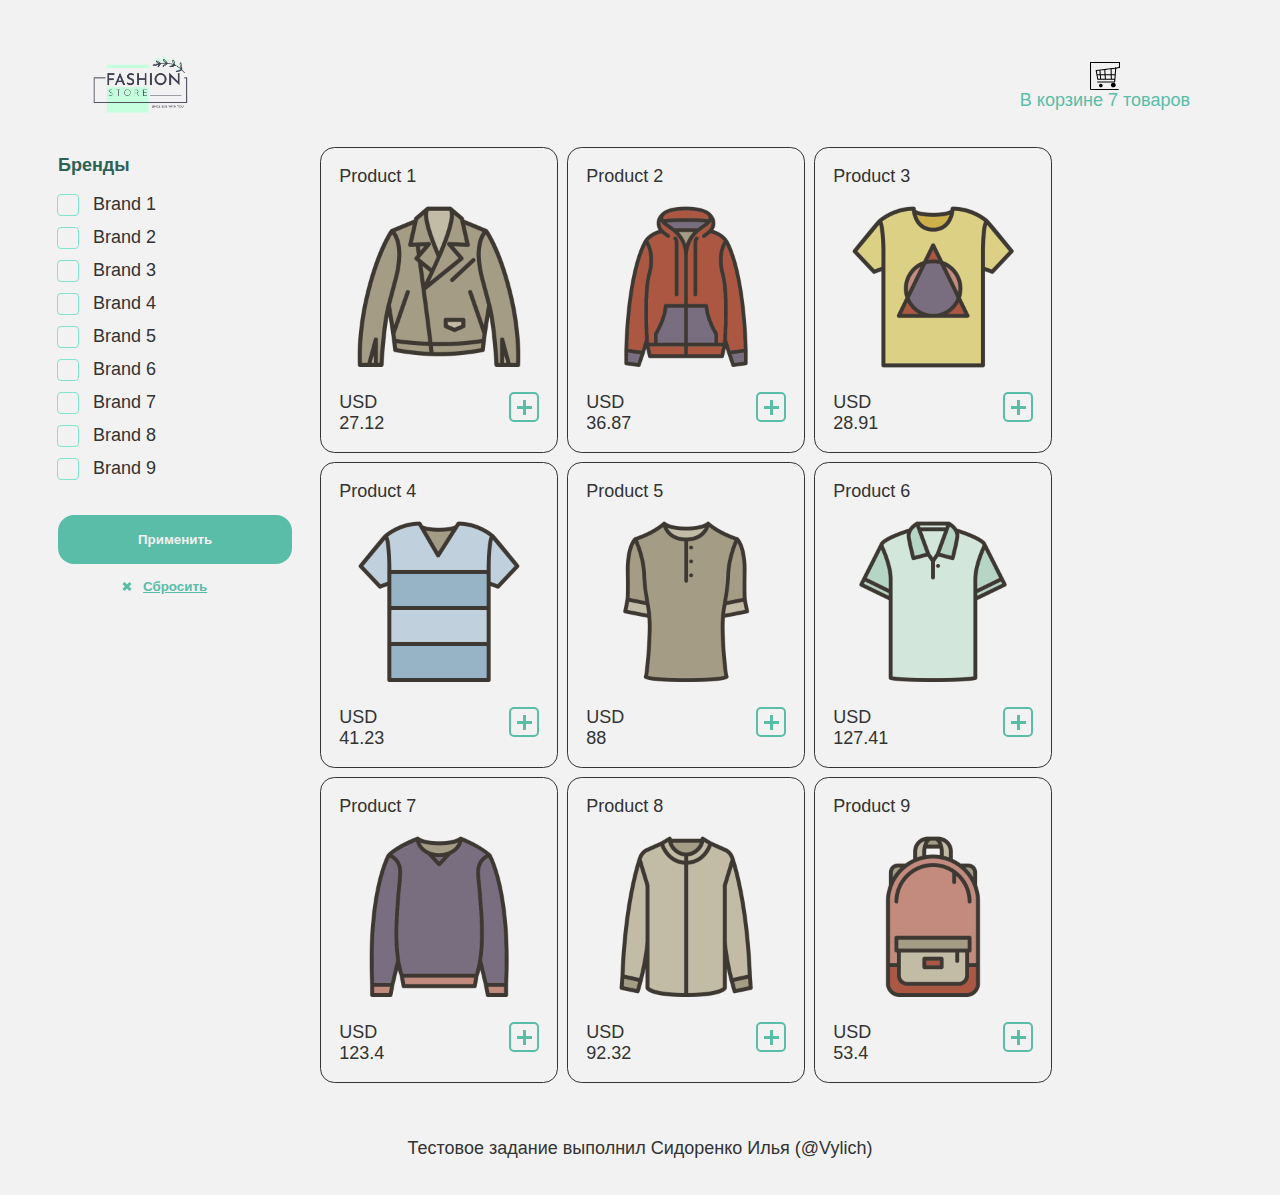
<file: index.html>
<!DOCTYPE html>
<html lang="en">
  <head>
    <meta charset="UTF-8" />
    <meta http-equiv="X-UA-Compatible" content="IE=edge" />
    <meta name="viewport" content="width=device-width, initial-scale=1.0" />
    <link rel="stylesheet" href="style.css" />
    <title>Test frontend</title>
  </head>
  <body class="page">
    <div class="page__wrapper">
      <header class="page-header">
        <div class="main-nav">
          <a href="/page">
            <img class="logo" src="/assets/logo.png" width="100" alt="logo" />
          </a>
          <div class="main-nav__cart">
            <a href="/cartt" class="cart">
              <img
                src="/assets/cart.svg"
                width="30"
                alt="cart"
                class="cart__img"
              />
              <div class="cart__title">
                В корзине <span class="cart__count">7</span> товаров
              </div>
            </a>
          </div>
        </div>
      </header>

      <div class="container"></div>
      <main class="page-main">
        <div class="wrapper">
          <div class="sort">
            <form action="">
              <div class="sort__title">Бренды</div>
              <ul class="sort__brands brands-list"></ul>
              <div class="button-wrapper">
                <button class="button button--submit" type="submit">Применить</button>
                <button class="button button--reset" type="reset">Сбросить</button>
              </div>
            </form>
          </div>
          <div class="card-wrapper cards"></div>
        </div>
      </main>

      <footer class="page-footer">
        <div class="footer-copyright">
          Тестовое задание выполнил Сидоренко Илья (@Vylich)
        </div>
      </footer>
      </div>

    <template id="brand">
      <label class="brand">
        <span id="brand-id" class="visually-hidden"></span>
        <span class="brand__title"></span>
        <input type="checkbox" class="brand__input visually-hidden" />
        <span class="brand__checkmark"></span>
        <input type="text" class="brand__id visually-hidden" value="" />
      </label>
    </template>

    <template id="card">
      <div class="card">
        <div class="card__title"></div>
        <img class="card__img" src="" alt="Фото продукта" width="200" />
        <div class="card__wrapper">
          <div class="block-wrapper">
            <div class="price__currency">USD</div>
            <div class="price__value"></div>
            <span id="card-brand" class="visually-hidden"></span>
          </div>
          <button type="button" class="button-add" type="submit"><span id="minus" class="minus visually-hidden"></span></button>

        </div>
      </div>
    </template>

    <script src="script.js"></script>
  </body>
</html>
</file>
<file: style.css>
*,
*::before,
*::after {
  box-sizing: border-box;
}
html {
  height: 100%;
}

.visually-hidden {
  position: absolute;
  width: 1px;
  height: 1px;
  margin: -1px;
  padding: 0;
  overflow: hidden;
  white-space: nowrap;
  border: 0;
  clip: rect(0 0 0 0);
  clip-path: inset(100%);
}

.page {
  font-family: 'PT Sans', sans-serif;
  font-size: 18px;
  line-height: 21px;
  color: #333333;
  background-color: #f2f2f2;
  margin: 0;
  height: 100%;
}

.page__wrapper {
  padding: 2em;
  display: flex;
  flex-direction: column;
  height: 100%;
  align-items: center;
  justify-content: space-between;
}

.page-main {
  flex: 1 0 auto;
}

.page-footer {
  flex: 0 0 auto;
}

.main-nav {
  display: flex;
  flex-direction: column;
  align-items: center;
  gap: 2em;
}

.sort {
  padding: 1em;
}

.sort__title {
  color: #2e6156;
  font-weight: 600;
}

.brands-list {
  list-style-type: none;
  padding: 0;
  margin-bottom: 2em;
}

.button-wrapper {
  display: flex;
  flex-direction: column;
  align-items: center;
}

.button--submit {
  border: none;
  outline: none;
  background-color: #59bda7;
  padding: 1.3em 6em;
  border-radius: 1.2em;
  color: #f2f2f2;
  text-align: center;
  font-weight: 600;
  cursor: pointer;
}

.button--reset {
  border: none;
  outline: none;
  background-color: transparent;
  color: #59bda7;
  font-weight: 600;
  text-decoration: underline;
  margin-top: 1em;
  cursor: pointer;
  position: relative;
}

.button--reset::after {
  content: '';
  top: 7px;
  left: -15px;
  position: absolute;
  border: solid #59bda7;
  width: 10px;
  border-width: 0 0 3px 0;
  -webkit-transform: rotate(45deg);
  -ms-transform: rotate(45deg);
  transform: rotate(45deg);
}

.button--reset::before {
  content: '';
  top: 7px;
  left: -15px;
  position: absolute;
  border: solid #59bda7;
  width: 10px;
  border-width: 0 0 3px 0;
  -webkit-transform: rotate(-45deg);
  -ms-transform: rotate(-45deg);
  transform: rotate(-45deg);
}

.card {
  border: #333333 solid 1px;
  border-radius: 0.8em;
  margin-bottom: 0.5em;
  margin-right: 0.5em;
  padding: 1em;
}

.card-wrapper {
  padding: 10px;
}

.card__wrapper {
  display: flex;
  justify-content: space-between;
}

.button-add {
  outline: none;
  border: #59bda7 2px solid;
  background-color: transparent;
  width: 30px;
  height: 30px;
  border-radius: 5px;
  position: relative;
  cursor: pointer;
}

.button-add:hover {
  opacity: 0.3;
}

.added {
  background-color: #59bda7;
  position: relative;
}

.minus {
  content: '';
  position: absolute;
  border: solid #ffffff;
  border-width: 0 0 3px 0;
  width: 15px;
  height: 15px;
  top: 0px;
  left: 6px;
}

.button-add::after {
  content: '';
  position: absolute;
  border: solid #59bda7;
  border-width: 0 0 3px 0;
  width: 15px;
  height: 15px;
  top: 0px;
  left: 6px;
}

.button-add::before {
  content: '';
  position: absolute;
  border: solid #59bda7;
  border-width: 0 3px 0 0;
  width: 15px;
  height: 15px;
  top: 6px;
  left: 0px;
}

.brand {
  display: block;
  position: relative;
  padding-left: 35px;
  margin-bottom: 12px;
  cursor: pointer;
  font-size: 1em;
  -webkit-user-select: none;
  -moz-user-select: none;
  -ms-user-select: none;
  user-select: none;
}

.brand__checkmark {
  position: absolute;
  bottom: 0;
  left: 0;
  height: 20px;
  width: 20px;
  background-color: #f2f2f2;
  outline: #81e4ce 1px solid;
  border-radius: 3px;
}

.brand:hover input ~ .brand__checkmark {
  outline: #59bda7 1px solid;
}

.brand input:checked ~ .brand__checkmark {
  outline: #59bda7 1px solid;
}

.brand__checkmark:after {
  content: '';
  position: absolute;
  display: none;
}

.brand input:checked ~ .brand__checkmark:after {
  display: block;
}

.brand .brand__checkmark:after {
  left: 5px;
  top: 0px;
  width: 9px;
  height: 16px;
  border: solid #59bda7;
  border-width: 0 3px 3px 0;
  -webkit-transform: rotate(45deg);
  -ms-transform: rotate(45deg);
  transform: rotate(45deg);
}

.page-footer {
  padding: 2em;
}

.cart {
  display: flex;
  flex-direction: column;
  text-decoration: none;
  color: #59bda7;
  justify-content: center;
  align-items: center;
}

.logo {
  pointer-events: none;
}

.cart__img {
  pointer-events: none;
}

@media screen and (min-width:768px) {
  .wrapper {
    display: flex;
    flex-direction: row;
    max-width: 1200px;
  }

  .card-wrapper {
    display: flex;
    flex-wrap: wrap;
  }

  .main-nav {
    flex-direction: row;
    justify-content: space-between;
    width: 100%;
  }

  .page-header {
    width: 100%;
    padding: 1em 3em;
  }
}
</file>
